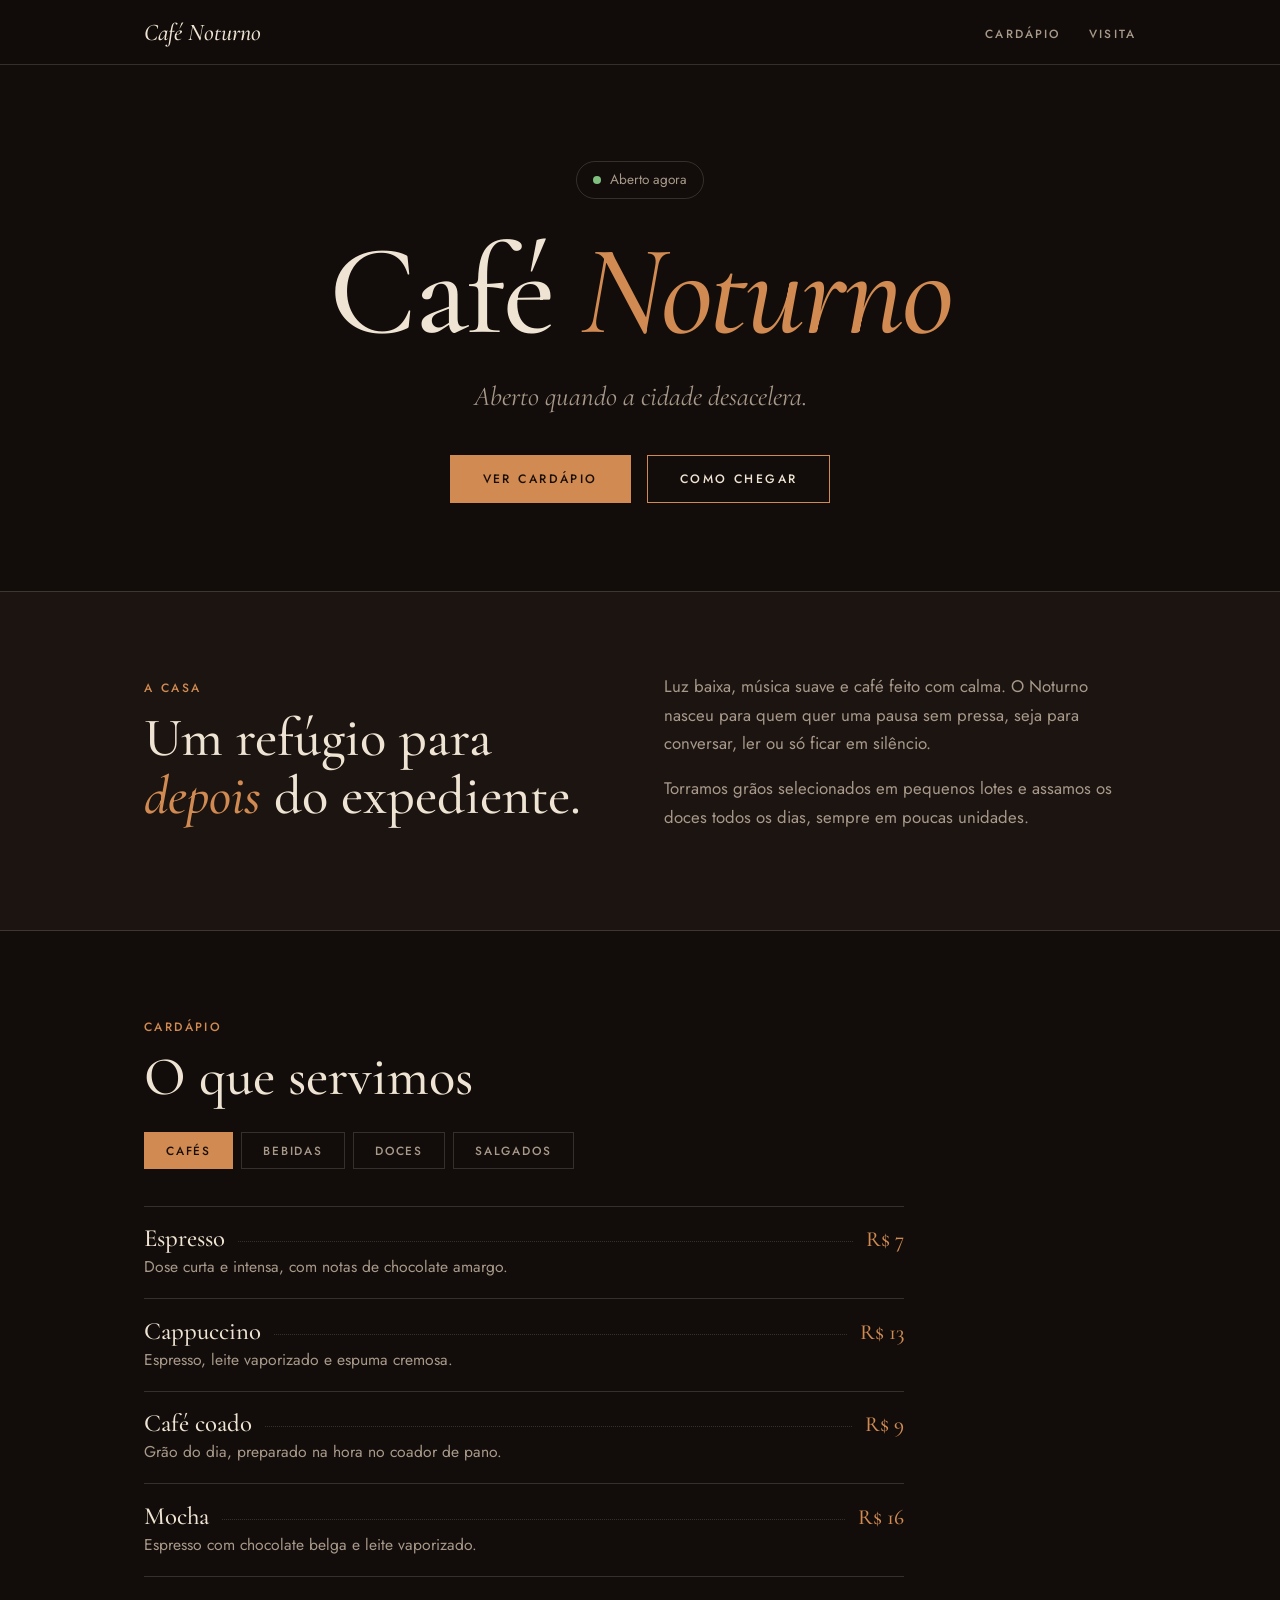
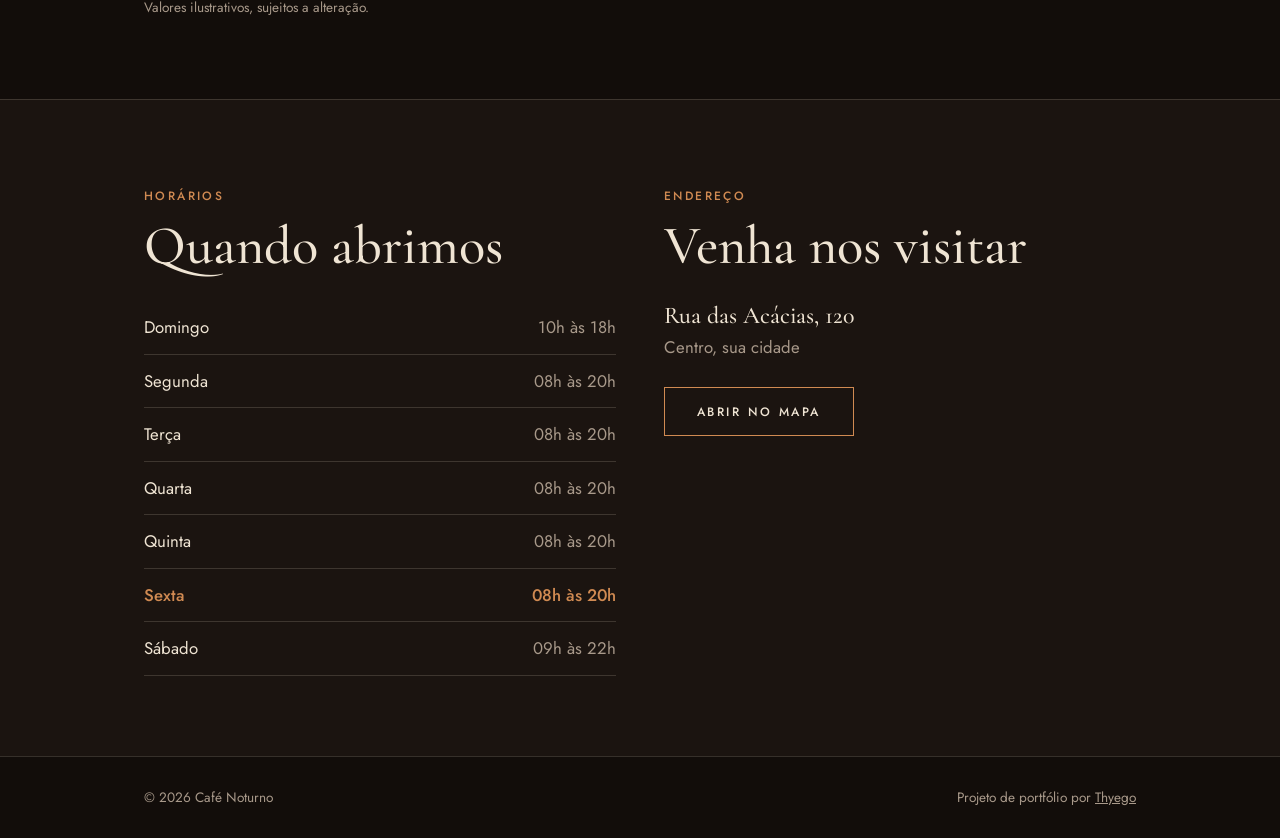
<file: index.html>
<!DOCTYPE html>
<html lang="pt-BR">
<head>
<meta charset="UTF-8">
<meta name="viewport" content="width=device-width, initial-scale=1.0">
<title>Café Noturno | Café, doces e boa conversa à noite</title>
<meta name="description" content="Café Noturno: cafeteria que abre quando a cidade desacelera. Veja o cardápio, os horários e como chegar.">
<meta name="theme-color" content="#120d0a">
<link rel="icon" href="data:image/svg+xml,<svg xmlns='http://www.w3.org/2000/svg' viewBox='0 0 100 100'><text y='.9em' font-size='90'>☕</text></svg>">
<link rel="preconnect" href="https://fonts.googleapis.com">
<link rel="preconnect" href="https://fonts.gstatic.com" crossorigin>
<link href="https://fonts.googleapis.com/css2?family=Cormorant+Garamond:ital,wght@0,400;0,500;0,600;1,400;1,500&family=Jost:wght@400;500&display=swap" rel="stylesheet">
<style>
:root{--bg:#120d0a;--panel:#1b1410;--ink:#efe4d3;--muted:#a8998a;--line:rgba(239,228,211,.16);--accent:#d08a52;
--serif:"Cormorant Garamond",Georgia,serif;--sans:"Jost","Segoe UI",system-ui,sans-serif}
*{box-sizing:border-box;margin:0;padding:0}
html{scroll-behavior:smooth;scroll-padding-top:76px}
body{background:var(--bg);color:var(--ink);font:400 1.05rem/1.7 var(--sans);-webkit-font-smoothing:antialiased}
a{color:inherit}
:focus-visible{outline:2px solid var(--accent);outline-offset:4px}
.wrap{max-width:1040px;margin:0 auto;padding:0 1.5rem}
.label{font:500 .75rem var(--sans);letter-spacing:.2em;text-transform:uppercase;color:var(--accent)}
em{font-style:italic;color:var(--accent)}
section{padding:5rem 0}
h2{font:500 clamp(2.2rem,5vw,3.4rem)/1.05 var(--serif);margin:.6rem 0 1.6rem}

header{position:sticky;top:0;z-index:10;background:rgba(18,13,10,.93);backdrop-filter:blur(8px);border-bottom:1px solid var(--line)}
header .wrap{display:flex;justify-content:space-between;align-items:center;height:64px}
.logo{font:italic 500 1.5rem var(--serif);text-decoration:none}
nav ul{display:flex;gap:1.8rem;list-style:none}
nav a{font:500 .74rem var(--sans);letter-spacing:.18em;text-transform:uppercase;text-decoration:none;color:var(--muted)}
nav a:hover{color:var(--ink)}

.hero{padding:6rem 0 5.5rem;text-align:center}
.status{display:inline-flex;align-items:center;gap:.6rem;padding:.4rem 1rem;border:1px solid var(--line);border-radius:99px;font-size:.85rem;color:var(--muted);margin-bottom:2rem}
.dot{width:8px;height:8px;border-radius:50%;background:var(--muted)}
.status.open .dot{background:#7fbf7f}
.hero h1{font:500 clamp(3.4rem,13vw,8rem)/.95 var(--serif);letter-spacing:-.02em}
.hero p{font:italic 400 clamp(1.3rem,3vw,1.7rem)/1.4 var(--serif);color:var(--muted);margin:1.6rem auto 2.4rem;max-width:30ch}
.go{display:flex;gap:1rem;justify-content:center;flex-wrap:wrap}
.btn{display:inline-block;padding:.9rem 2rem;border:1px solid var(--accent);text-decoration:none;font:500 .76rem var(--sans);letter-spacing:.2em;text-transform:uppercase;transition:background .25s,color .25s}
.btn:hover,.btn.fill{background:var(--accent);color:#1a0f07}
.btn.fill:hover{background:transparent;color:var(--ink)}
.in{animation:rise .9s cubic-bezier(.2,.7,.2,1) both}
.in:nth-child(2){animation-delay:.1s}.in:nth-child(3){animation-delay:.2s}.in:nth-child(4){animation-delay:.3s}
@keyframes rise{from{opacity:0;transform:translateY(20px)}to{opacity:1;transform:none}}

.about{background:var(--panel);border-block:1px solid var(--line)}
.about .wrap{display:grid;grid-template-columns:1fr 1fr;gap:3rem;align-items:start}
.about p{color:var(--muted)}.about p+p{margin-top:1rem}

.tabs{display:flex;gap:.5rem;overflow-x:auto;margin-bottom:2rem;padding-bottom:.3rem}
.tabs button{flex:none;background:none;border:1px solid var(--line);color:var(--muted);padding:.55rem 1.3rem;font:500 .74rem var(--sans);letter-spacing:.16em;text-transform:uppercase;cursor:pointer;transition:all .2s}
.tabs button:hover{color:var(--ink)}
.tabs button[aria-selected=true]{background:var(--accent);border-color:var(--accent);color:#1a0f07}
.menu{list-style:none;max-width:760px}
.item{padding:1.1rem 0;border-top:1px solid var(--line);animation:rise .5s both}
.item:last-child{border-bottom:1px solid var(--line)}
.row{display:flex;align-items:baseline;gap:.8rem}
.row h3{font:500 1.55rem/1.2 var(--serif)}
.row .fill{flex:1;border-bottom:1px dotted var(--line);transform:translateY(-4px)}
.price{font:500 1.35rem var(--serif);color:var(--accent)}
.item p{color:var(--muted);font-size:.98rem}
.nota{margin-top:1.2rem;font-size:.85rem;color:var(--muted)}

.visit{background:var(--panel);border-top:1px solid var(--line)}
.visit .wrap{display:grid;grid-template-columns:1fr 1fr;gap:3rem}
table{width:100%;border-collapse:collapse}
td{padding:.75rem 0;border-bottom:1px solid var(--line)}
td:last-child{text-align:right;color:var(--muted)}
tr.today td{color:var(--accent);font-weight:500}
address{font-style:normal;color:var(--muted);margin-bottom:1.6rem}
address strong{display:block;color:var(--ink);font:500 1.5rem var(--serif);margin-bottom:.2rem}
footer{padding:1.8rem 0;border-top:1px solid var(--line);color:var(--muted);font-size:.85rem}
footer .wrap{display:flex;justify-content:space-between;flex-wrap:wrap;gap:.5rem}

@media (max-width:760px){
  section{padding:3.5rem 0}.hero{padding:4rem 0}
  .about .wrap,.visit .wrap{grid-template-columns:1fr;gap:2rem}
  nav ul{gap:1rem}nav a{font-size:.68rem;letter-spacing:.12em}
  .logo{font-size:1.3rem}
}
@media (prefers-reduced-motion:reduce){html{scroll-behavior:auto}*{animation:none!important;transition:none!important}}
</style>
</head>
<body>
<header>
  <div class="wrap">
    <a class="logo" href="#inicio">Café Noturno</a>
    <nav aria-label="Principal"><ul>
      <li><a href="#cardapio">Cardápio</a></li>
      <li><a href="#visita">Visita</a></li>
    </ul></nav>
  </div>
</header>

<main>
<section class="hero" id="inicio">
  <div class="wrap">
    <div class="in"><span class="status" id="status"><span class="dot"></span><span id="status-txt">Verificando horário…</span></span></div>
    <h1 class="in">Café <em>Noturno</em></h1>
    <p class="in">Aberto quando a cidade desacelera.</p>
    <div class="go in">
      <a class="btn fill" href="#cardapio">Ver cardápio</a>
      <a class="btn" href="#visita">Como chegar</a>
    </div>
  </div>
</section>

<section class="about" id="sobre">
  <div class="wrap">
    <div>
      <span class="label">A casa</span>
      <h2>Um refúgio para <em>depois</em> do expediente.</h2>
    </div>
    <div>
      <p>Luz baixa, música suave e café feito com calma. O Noturno nasceu para quem quer uma pausa sem pressa, seja para conversar, ler ou só ficar em silêncio.</p>
      <p>Torramos grãos selecionados em pequenos lotes e assamos os doces todos os dias, sempre em poucas unidades.</p>
    </div>
  </div>
</section>

<section id="cardapio">
  <div class="wrap">
    <span class="label">Cardápio</span>
    <h2>O que servimos</h2>
    <div class="tabs" role="tablist" aria-label="Categorias do cardápio" id="tabs"></div>
    <ul class="menu" id="menu" role="tabpanel"></ul>
    <p class="nota">Valores ilustrativos, sujeitos a alteração.</p>
      </div>
</section>

<section class="visit" id="visita">
  <div class="wrap">
    <div>
      <span class="label">Horários</span>
      <h2>Quando abrimos</h2>
      <table id="horarios"></table>
    </div>
    <div>
      <span class="label">Endereço</span>
      <h2>Venha nos visitar</h2>
      <address><strong>Rua das Acácias, 120</strong>Centro, sua cidade</address>
      <a class="btn" href="#" aria-disabled="true">Abrir no mapa</a>
    </div>
  </div>
</section>
</main>

<footer>
  <div class="wrap">
    <span>© 2026 Café Noturno</span>
    <span>Projeto de portfólio por <a href="https://thyego17.github.io/Portif-lio/">Thyego</a></span>
  </div>
</footer>

<script>
const MENU={
  "Cafés":[
    ["Espresso","Dose curta e intensa, com notas de chocolate amargo.","7"],
    ["Cappuccino","Espresso, leite vaporizado e espuma cremosa.","13"],
    ["Café coado","Grão do dia, preparado na hora no coador de pano.","9"],
    ["Mocha","Espresso com chocolate belga e leite vaporizado.","16"]],
  "Bebidas":[
    ["Chá de especiarias","Canela, cravo e cardamomo em infusão lenta.","12"],
    ["Chocolate quente","Chocolate meio amargo derretido no leite.","15"],
    ["Café gelado","Cold brew de 18 horas servido com gelo.","14"],
    ["Água com gás e limão","Refrescante, para acompanhar os doces.","8"]],
  "Doces":[
    ["Bolo de cenoura","Cobertura de chocolate e massa bem úmida.","14"],
    ["Torta de limão","Massa amanteigada e merengue maçaricado.","16"],
    ["Brownie","Com nozes e um toque de sal marinho.","13"],
    ["Pudim de café","Calda de caramelo e café, sem furinhos.","12"]],
  "Salgados":[
    ["Pão de queijo","Porção com cinco unidades quentinhas.","12"],
    ["Torrada com ricota","Pão de fermentação natural, ricota e mel.","17"],
    ["Quiche do dia","Pergunte ao balcão qual é o recheio de hoje.","18"],
    ["Sanduíche de peru","Peito de peru, queijo e folhas no pão artesanal.","19"]]
};
const HOURS=[
  ["Domingo",10,18],["Segunda",8,20],["Terça",8,20],["Quarta",8,20],
  ["Quinta",8,20],["Sexta",8,20],["Sábado",9,22]];
const fmt=h=>{h=h%24;return String(h).padStart(2,"0")+"h"};

const tabs=document.getElementById("tabs"),menu=document.getElementById("menu");
function show(cat){
  tabs.querySelectorAll("button").forEach(b=>b.setAttribute("aria-selected",b.dataset.cat===cat));
  menu.innerHTML=MENU[cat].map((i,n)=>`<li class="item" style="animation-delay:${n*60}ms"><div class="row"><h3>${i[0]}</h3><span class="fill"></span><span class="price">R$ ${i[2]}</span></div><p>${i[1]}</p></li>`).join("");
}
Object.keys(MENU).forEach((c,i)=>{
  const b=document.createElement("button");
  b.textContent=c;b.dataset.cat=c;b.setAttribute("role","tab");
  b.addEventListener("click",()=>show(c));tabs.appendChild(b);
});
show("Cafés");

const now=new Date(),d=now.getDay(),h=now.getHours()+now.getMinutes()/60;
document.getElementById("horarios").innerHTML=HOURS.map((r,i)=>
  `<tr class="${i===d?"today":""}"><td>${r[0]}</td><td>${r[1]==null?"Fechado":fmt(r[1])+" às "+fmt(r[2])}</td></tr>`).join("");
const t=HOURS[d],y=HOURS[(d+6)%7];
const open=(t[1]!=null&&h>=t[1]&&h<t[2])||(y[1]!=null&&y[2]>24&&h<y[2]-24);
const st=document.getElementById("status");
st.classList.toggle("open",open);
document.getElementById("status-txt").textContent=open?"Aberto agora":"Fechado agora";
</script>
</body>
</html>
</file>
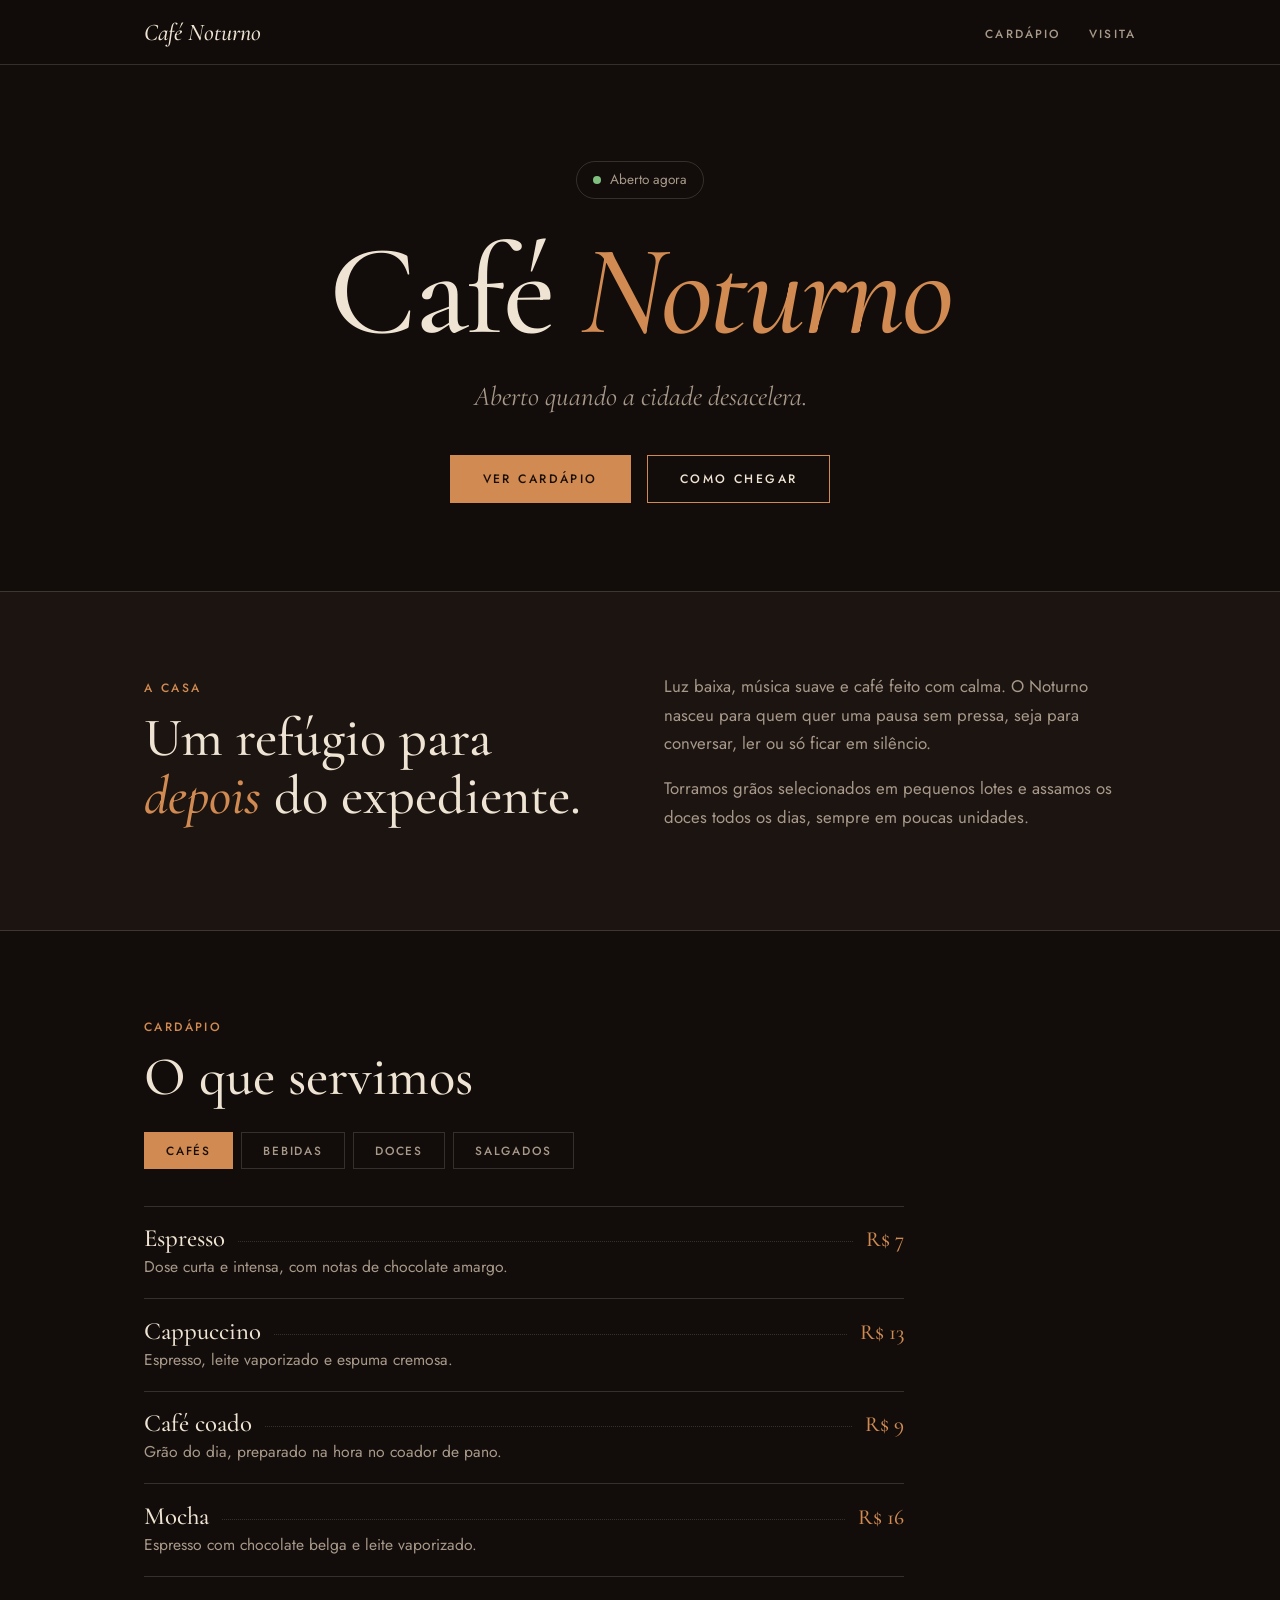
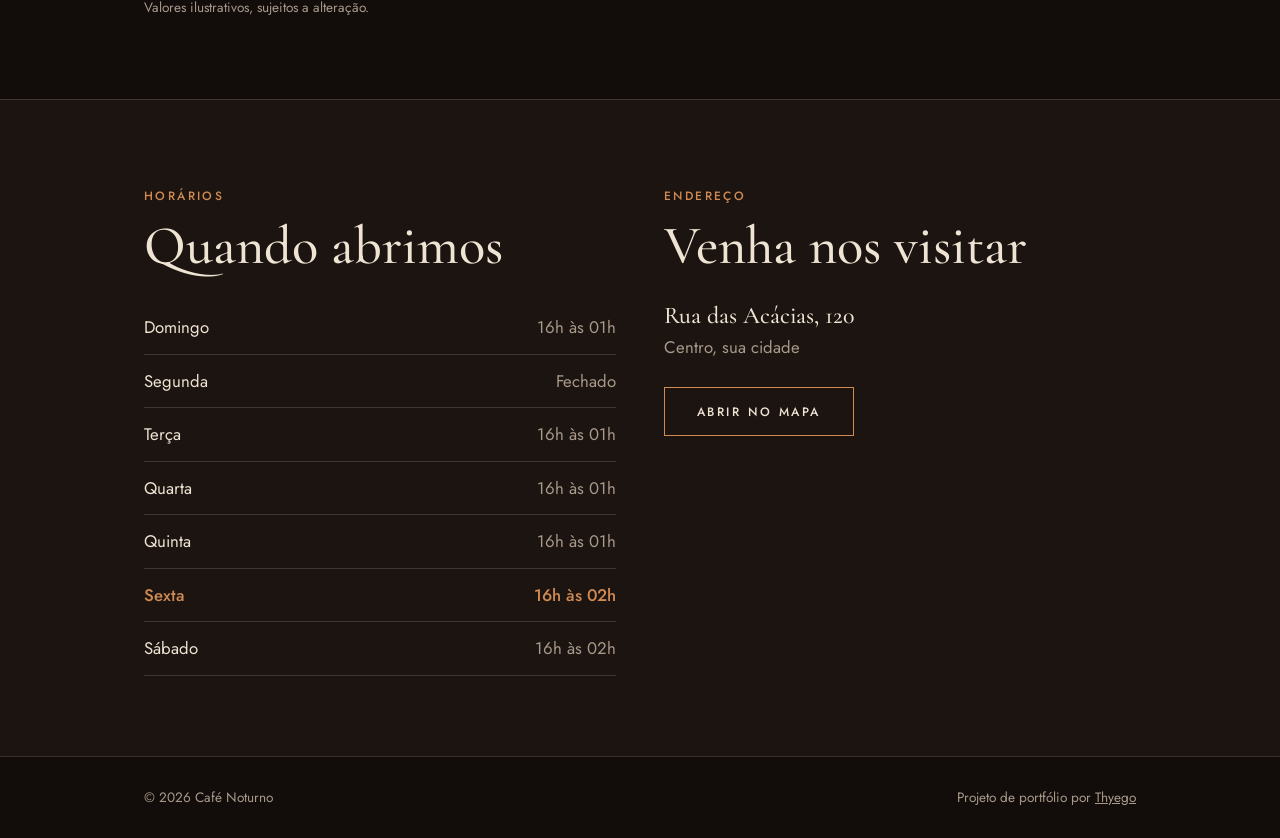
<file: index-1.html>
<!DOCTYPE html>
<html lang="pt-BR">
<head>
<meta charset="UTF-8">
<meta name="viewport" content="width=device-width, initial-scale=1.0">
<title>Café Noturno | Café, doces e boa conversa à noite</title>
<meta name="description" content="Café Noturno: cafeteria que abre quando a cidade desacelera. Veja o cardápio, os horários e como chegar.">
<meta name="theme-color" content="#120d0a">
<link rel="icon" href="data:image/svg+xml,<svg xmlns='http://www.w3.org/2000/svg' viewBox='0 0 100 100'><text y='.9em' font-size='90'>☕</text></svg>">
<link rel="preconnect" href="https://fonts.googleapis.com">
<link rel="preconnect" href="https://fonts.gstatic.com" crossorigin>
<link href="https://fonts.googleapis.com/css2?family=Cormorant+Garamond:ital,wght@0,400;0,500;0,600;1,400;1,500&family=Jost:wght@400;500&display=swap" rel="stylesheet">
<style>
:root{--bg:#120d0a;--panel:#1b1410;--ink:#efe4d3;--muted:#a8998a;--line:rgba(239,228,211,.16);--accent:#d08a52;
--serif:"Cormorant Garamond",Georgia,serif;--sans:"Jost","Segoe UI",system-ui,sans-serif}
*{box-sizing:border-box;margin:0;padding:0}
html{scroll-behavior:smooth;scroll-padding-top:76px}
body{background:var(--bg);color:var(--ink);font:400 1.05rem/1.7 var(--sans);-webkit-font-smoothing:antialiased}
a{color:inherit}
:focus-visible{outline:2px solid var(--accent);outline-offset:4px}
.wrap{max-width:1040px;margin:0 auto;padding:0 1.5rem}
.label{font:500 .75rem var(--sans);letter-spacing:.2em;text-transform:uppercase;color:var(--accent)}
em{font-style:italic;color:var(--accent)}
section{padding:5rem 0}
h2{font:500 clamp(2.2rem,5vw,3.4rem)/1.05 var(--serif);margin:.6rem 0 1.6rem}

header{position:sticky;top:0;z-index:10;background:rgba(18,13,10,.93);backdrop-filter:blur(8px);border-bottom:1px solid var(--line)}
header .wrap{display:flex;justify-content:space-between;align-items:center;height:64px}
.logo{font:italic 500 1.5rem var(--serif);text-decoration:none}
nav ul{display:flex;gap:1.8rem;list-style:none}
nav a{font:500 .74rem var(--sans);letter-spacing:.18em;text-transform:uppercase;text-decoration:none;color:var(--muted)}
nav a:hover{color:var(--ink)}

.hero{padding:6rem 0 5.5rem;text-align:center}
.status{display:inline-flex;align-items:center;gap:.6rem;padding:.4rem 1rem;border:1px solid var(--line);border-radius:99px;font-size:.85rem;color:var(--muted);margin-bottom:2rem}
.dot{width:8px;height:8px;border-radius:50%;background:var(--muted)}
.status.open .dot{background:#7fbf7f}
.hero h1{font:500 clamp(3.4rem,13vw,8rem)/.95 var(--serif);letter-spacing:-.02em}
.hero p{font:italic 400 clamp(1.3rem,3vw,1.7rem)/1.4 var(--serif);color:var(--muted);margin:1.6rem auto 2.4rem;max-width:30ch}
.go{display:flex;gap:1rem;justify-content:center;flex-wrap:wrap}
.btn{display:inline-block;padding:.9rem 2rem;border:1px solid var(--accent);text-decoration:none;font:500 .76rem var(--sans);letter-spacing:.2em;text-transform:uppercase;transition:background .25s,color .25s}
.btn:hover,.btn.fill{background:var(--accent);color:#1a0f07}
.btn.fill:hover{background:transparent;color:var(--ink)}
.in{animation:rise .9s cubic-bezier(.2,.7,.2,1) both}
.in:nth-child(2){animation-delay:.1s}.in:nth-child(3){animation-delay:.2s}.in:nth-child(4){animation-delay:.3s}
@keyframes rise{from{opacity:0;transform:translateY(20px)}to{opacity:1;transform:none}}

.about{background:var(--panel);border-block:1px solid var(--line)}
.about .wrap{display:grid;grid-template-columns:1fr 1fr;gap:3rem;align-items:start}
.about p{color:var(--muted)}.about p+p{margin-top:1rem}

.tabs{display:flex;gap:.5rem;overflow-x:auto;margin-bottom:2rem;padding-bottom:.3rem}
.tabs button{flex:none;background:none;border:1px solid var(--line);color:var(--muted);padding:.55rem 1.3rem;font:500 .74rem var(--sans);letter-spacing:.16em;text-transform:uppercase;cursor:pointer;transition:all .2s}
.tabs button:hover{color:var(--ink)}
.tabs button[aria-selected=true]{background:var(--accent);border-color:var(--accent);color:#1a0f07}
.menu{list-style:none;max-width:760px}
.item{padding:1.1rem 0;border-top:1px solid var(--line);animation:rise .5s both}
.item:last-child{border-bottom:1px solid var(--line)}
.row{display:flex;align-items:baseline;gap:.8rem}
.row h3{font:500 1.55rem/1.2 var(--serif)}
.row .fill{flex:1;border-bottom:1px dotted var(--line);transform:translateY(-4px)}
.price{font:500 1.35rem var(--serif);color:var(--accent)}
.item p{color:var(--muted);font-size:.98rem}
.nota{margin-top:1.2rem;font-size:.85rem;color:var(--muted)}

.visit{background:var(--panel);border-top:1px solid var(--line)}
.visit .wrap{display:grid;grid-template-columns:1fr 1fr;gap:3rem}
table{width:100%;border-collapse:collapse}
td{padding:.75rem 0;border-bottom:1px solid var(--line)}
td:last-child{text-align:right;color:var(--muted)}
tr.today td{color:var(--accent);font-weight:500}
address{font-style:normal;color:var(--muted);margin-bottom:1.6rem}
address strong{display:block;color:var(--ink);font:500 1.5rem var(--serif);margin-bottom:.2rem}
footer{padding:1.8rem 0;border-top:1px solid var(--line);color:var(--muted);font-size:.85rem}
footer .wrap{display:flex;justify-content:space-between;flex-wrap:wrap;gap:.5rem}

@media (max-width:760px){
  section{padding:3.5rem 0}.hero{padding:4rem 0}
  .about .wrap,.visit .wrap{grid-template-columns:1fr;gap:2rem}
  nav ul{gap:1rem}nav a{font-size:.68rem;letter-spacing:.12em}
  .logo{font-size:1.3rem}
}
@media (prefers-reduced-motion:reduce){html{scroll-behavior:auto}*{animation:none!important;transition:none!important}}
</style>
</head>
<body>
<header>
  <div class="wrap">
    <a class="logo" href="#inicio">Café Noturno</a>
    <nav aria-label="Principal"><ul>
      <li><a href="#cardapio">Cardápio</a></li>
      <li><a href="#visita">Visita</a></li>
    </ul></nav>
  </div>
</header>

<main>
<section class="hero" id="inicio">
  <div class="wrap">
    <div class="in"><span class="status" id="status"><span class="dot"></span><span id="status-txt">Verificando horário…</span></span></div>
    <h1 class="in">Café <em>Noturno</em></h1>
    <p class="in">Aberto quando a cidade desacelera.</p>
    <div class="go in">
      <a class="btn fill" href="#cardapio">Ver cardápio</a>
      <a class="btn" href="#visita">Como chegar</a>
    </div>
  </div>
</section>

<section class="about" id="sobre">
  <div class="wrap">
    <div>
      <span class="label">A casa</span>
      <h2>Um refúgio para <em>depois</em> do expediente.</h2>
    </div>
    <div>
      <p>Luz baixa, música suave e café feito com calma. O Noturno nasceu para quem quer uma pausa sem pressa, seja para conversar, ler ou só ficar em silêncio.</p>
      <p>Torramos grãos selecionados em pequenos lotes e assamos os doces todos os dias, sempre em poucas unidades.</p>
    </div>
  </div>
</section>

<section id="cardapio">
  <div class="wrap">
    <span class="label">Cardápio</span>
    <h2>O que servimos</h2>
    <div class="tabs" role="tablist" aria-label="Categorias do cardápio" id="tabs"></div>
    <ul class="menu" id="menu" role="tabpanel"></ul>
    <p class="nota">Valores ilustrativos, sujeitos a alteração.</p>
  </div>
</section>

<section class="visit" id="visita">
  <div class="wrap">
    <div>
      <span class="label">Horários</span>
      <h2>Quando abrimos</h2>
      <table id="horarios"></table>
    </div>
    <div>
      <span class="label">Endereço</span>
      <h2>Venha nos visitar</h2>
      <address><strong>Rua das Acácias, 120</strong>Centro, sua cidade</address>
      <a class="btn" href="#" aria-disabled="true">Abrir no mapa</a>
    </div>
  </div>
</section>
</main>

<footer>
  <div class="wrap">
    <span>© 2026 Café Noturno</span>
    <span>Projeto de portfólio por <a href="https://thyego17.github.io/Portif-lio/">Thyego</a></span>
  </div>
</footer>

<script>
const MENU={
  "Cafés":[
    ["Espresso","Dose curta e intensa, com notas de chocolate amargo.","7"],
    ["Cappuccino","Espresso, leite vaporizado e espuma cremosa.","13"],
    ["Café coado","Grão do dia, preparado na hora no coador de pano.","9"],
    ["Mocha","Espresso com chocolate belga e leite vaporizado.","16"]],
  "Bebidas":[
    ["Chá de especiarias","Canela, cravo e cardamomo em infusão lenta.","12"],
    ["Chocolate quente","Chocolate meio amargo derretido no leite.","15"],
    ["Café gelado","Cold brew de 18 horas servido com gelo.","14"],
    ["Água com gás e limão","Refrescante, para acompanhar os doces.","8"]],
  "Doces":[
    ["Bolo de cenoura","Cobertura de chocolate e massa bem úmida.","14"],
    ["Torta de limão","Massa amanteigada e merengue maçaricado.","16"],
    ["Brownie","Com nozes e um toque de sal marinho.","13"],
    ["Pudim de café","Calda de caramelo e café, sem furinhos.","12"]],
  "Salgados":[
    ["Pão de queijo","Porção com cinco unidades quentinhas.","12"],
    ["Torrada com ricota","Pão de fermentação natural, ricota e mel.","17"],
    ["Quiche do dia","Pergunte ao balcão qual é o recheio de hoje.","18"],
    ["Sanduíche de peru","Peito de peru, queijo e folhas no pão artesanal.","19"]]
};
const HOURS=[
  ["Domingo",16,25],["Segunda",null],["Terça",16,25],["Quarta",16,25],
  ["Quinta",16,25],["Sexta",16,26],["Sábado",16,26]];
const fmt=h=>{h=h%24;return String(h).padStart(2,"0")+"h"};

const tabs=document.getElementById("tabs"),menu=document.getElementById("menu");
function show(cat){
  tabs.querySelectorAll("button").forEach(b=>b.setAttribute("aria-selected",b.dataset.cat===cat));
  menu.innerHTML=MENU[cat].map((i,n)=>`<li class="item" style="animation-delay:${n*60}ms"><div class="row"><h3>${i[0]}</h3><span class="fill"></span><span class="price">R$ ${i[2]}</span></div><p>${i[1]}</p></li>`).join("");
}
Object.keys(MENU).forEach((c,i)=>{
  const b=document.createElement("button");
  b.textContent=c;b.dataset.cat=c;b.setAttribute("role","tab");
  b.addEventListener("click",()=>show(c));tabs.appendChild(b);
});
show("Cafés");

const now=new Date(),d=now.getDay(),h=now.getHours()+now.getMinutes()/60;
document.getElementById("horarios").innerHTML=HOURS.map((r,i)=>
  `<tr class="${i===d?"today":""}"><td>${r[0]}</td><td>${r[1]==null?"Fechado":fmt(r[1])+" às "+fmt(r[2])}</td></tr>`).join("");
const t=HOURS[d],y=HOURS[(d+6)%7];
const open=(t[1]!=null&&h>=t[1]&&h<t[2])||(y[1]!=null&&y[2]>24&&h<y[2]-24);
const st=document.getElementById("status");
st.classList.toggle("open",open);
document.getElementById("status-txt").textContent=open?"Aberto agora":"Fechado agora";
</script>
</body>
</html>
</file>
